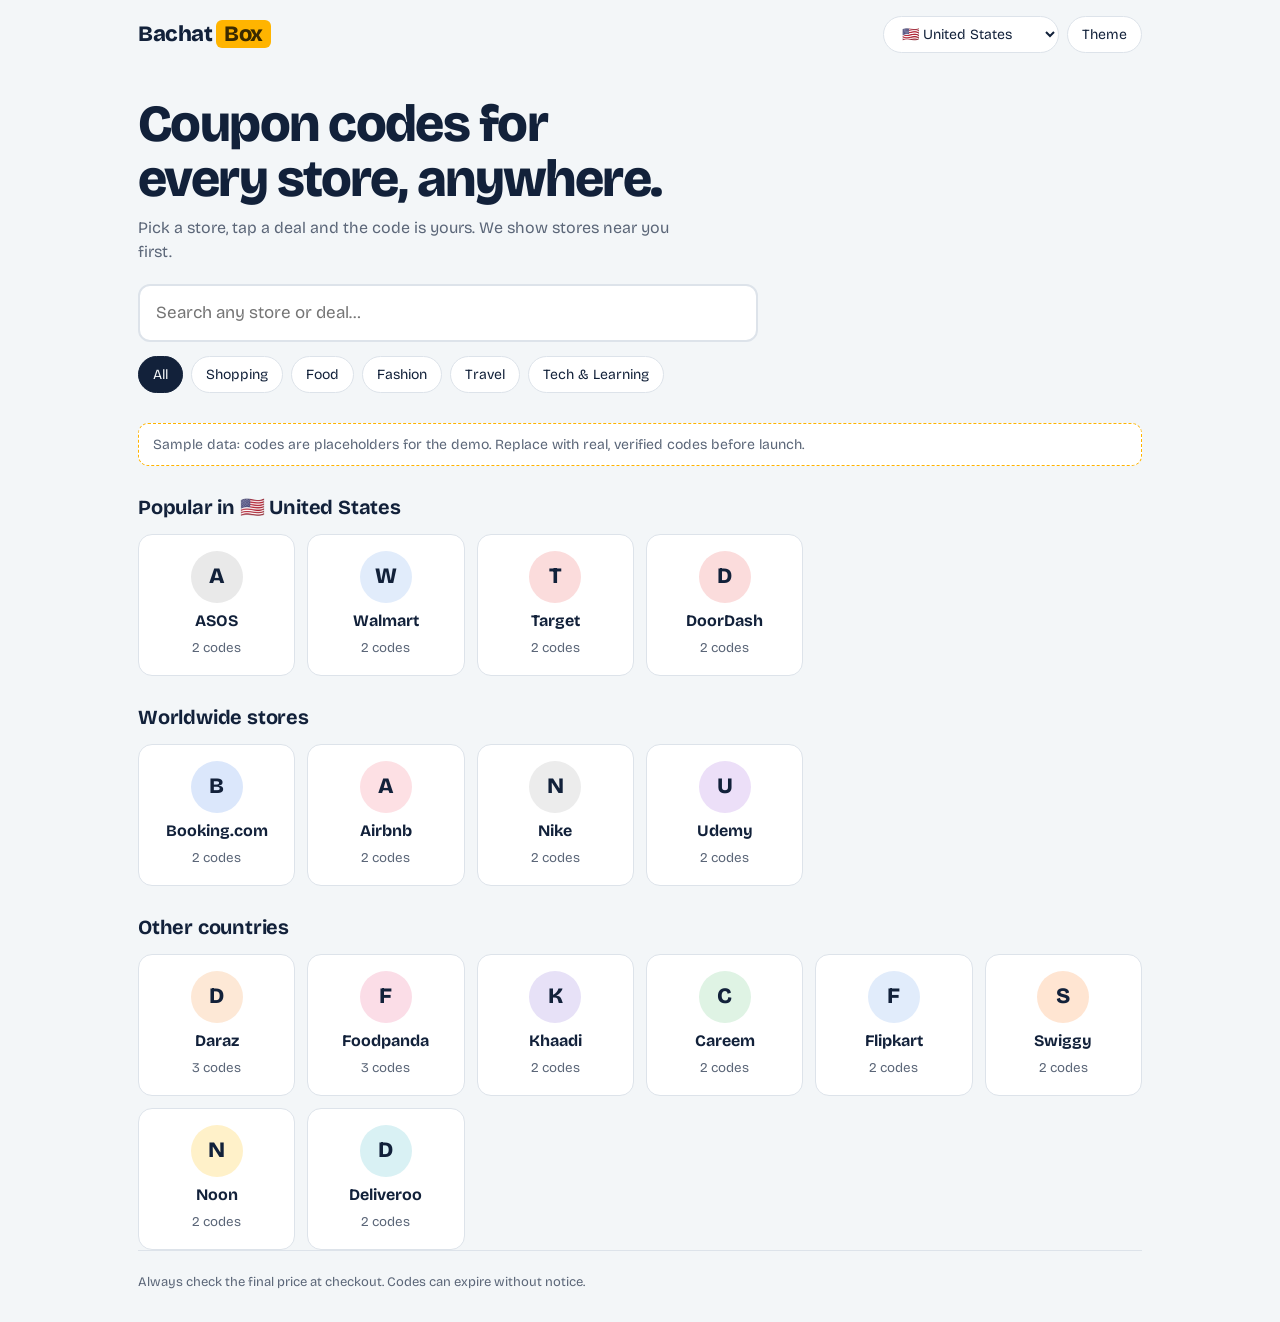
<file: public/assets/aistudio/Bachat_Box___Coupon_codes_worldwide_15e8bb09.html>
<!DOCTYPE html>
<html lang="en"><head><meta charset="utf-8">
<meta name="viewport" content="width=device-width, initial-scale=1, viewport-fit=cover">
<title>Bachat Box – Coupon codes worldwide</title>
<link rel="stylesheet" href="https://fonts.googleapis.com/css2?family=Bricolage+Grotesque:wght@400;600;800&family=DM+Mono:wght@500&display=swap">
<style>
:root{--bg:#f3f6f8;--card:#fff;--ink:#12213a;--mute:#5b6678;--line:#dde3ea;--brand:#0b7a75;--brand-ink:#fff;--sun:#ffb400;--sun-ink:#3a2a00;--bad:#c2412d;box-sizing:border-box;padding-top:env(safe-area-inset-top,0px);padding-bottom:env(safe-area-inset-bottom,0px)}
@media (prefers-color-scheme:dark){:root:not([data-theme="light"]){--bg:#0e1522;--card:#17202f;--ink:#eaf0f7;--mute:#9aa7ba;--line:#273247;--brand:#2bb5ad;--brand-ink:#06201e;--sun:#ffc533;--bad:#ff8a73;color-scheme:dark}}
:root[data-theme="dark"]{--bg:#0e1522;--card:#17202f;--ink:#eaf0f7;--mute:#9aa7ba;--line:#273247;--brand:#2bb5ad;--brand-ink:#06201e;--sun:#ffc533;--bad:#ff8a73;color-scheme:dark}
html{scroll-padding-top:env(safe-area-inset-top,0px)}*{box-sizing:border-box}
body{margin:0;background:var(--bg);color:var(--ink);font-family:"Bricolage Grotesque",system-ui,-apple-system,"Segoe UI",sans-serif;line-height:1.5}
.wrap{max-width:1040px;margin:0 auto;padding:0 18px}
header.top{display:flex;align-items:center;justify-content:space-between;padding:16px 0;gap:8px}
.logo{font-weight:800;font-size:22px;letter-spacing:-.02em;color:inherit;text-decoration:none}
.logo span{background:var(--sun);color:var(--sun-ink);padding:1px 8px;border-radius:6px;margin-left:4px}
.tools{display:flex;gap:8px}
.ghost,select.ghost{background:var(--card);border:1px solid var(--line);color:var(--ink);border-radius:999px;padding:7px 14px;font:inherit;font-size:14px;cursor:pointer}
a:focus-visible,button:focus-visible,select:focus-visible,input:focus-visible{outline:3px solid var(--sun);outline-offset:2px}
.hero{padding:28px 0 18px}
h1{font-size:clamp(30px,6vw,52px);line-height:1.05;letter-spacing:-.03em;margin:0 0 10px;font-weight:800;max-width:16ch}
.hero p{margin:0 0 20px;color:var(--mute);max-width:54ch}
.search{position:relative;max-width:620px}
.search input{width:100%;font:inherit;font-size:17px;padding:14px 16px;border-radius:12px;border:2px solid var(--line);background:var(--card);color:var(--ink)}
h2.sec{font-size:20px;margin:26px 0 12px;letter-spacing:-.01em}
.chips{display:flex;gap:8px;overflow-x:auto;padding:14px 0 4px;scrollbar-width:none}
.chip{flex:none;border:1px solid var(--line);background:var(--card);color:var(--ink);border-radius:999px;padding:7px 14px;font:inherit;font-size:14px;cursor:pointer}
.chip[aria-pressed="true"]{background:var(--ink);color:var(--bg);border-color:var(--ink)}
.stores{display:grid;gap:12px;grid-template-columns:repeat(auto-fill,minmax(150px,1fr))}
.store-card{display:flex;flex-direction:column;align-items:center;gap:6px;padding:16px 10px;text-align:center;background:var(--card);border:1px solid var(--line);border-radius:14px;color:inherit;text-decoration:none}
.store-card:hover{border-color:var(--brand)}
.store-card b{font-size:16px}.store-card small{color:var(--mute)}
.logoc{width:52px;height:52px;border-radius:50%;display:grid;place-items:center;font-weight:800;font-size:22px;color:#12213a}
.note{background:var(--card);border:1px dashed var(--sun);border-radius:10px;padding:10px 14px;font-size:14px;color:var(--mute);margin:8px 0}
.back{display:inline-block;margin:6px 0 14px;color:var(--brand);font-weight:600;text-decoration:none}
.shead{display:flex;gap:16px;align-items:center;margin-bottom:6px}
.shead .logoc{width:72px;height:72px;font-size:32px}
.shead h1{font-size:clamp(26px,5vw,40px);margin:0}
.shead p{margin:2px 0 0;color:var(--mute)}
.list{display:grid;gap:14px;padding-bottom:40px}
.ticket{display:flex;background:var(--card);border-radius:14px;border:1px solid var(--line);overflow:hidden}
.stub{width:112px;flex:none;display:flex;align-items:center;justify-content:center;padding:12px 8px;text-align:center;border-right:2px dashed var(--line);background:var(--tint);color:#12213a}
.stub b{font-size:24px;line-height:1.1;letter-spacing:-.02em}
.main{flex:1;min-width:0;padding:14px 16px;display:flex;flex-direction:column;gap:6px}
.main h3{margin:0;font-size:18px;line-height:1.25}
.meta{font-size:13px;color:var(--mute)}.soon{color:var(--bad);font-weight:600}.ok{color:var(--brand);font-weight:600}
.actions{display:flex;gap:10px;align-items:center;padding-top:6px;flex-wrap:wrap}
.reveal{display:flex;border-radius:10px;overflow:hidden;border:2px solid var(--brand);min-width:200px;cursor:pointer;background:var(--card);font:inherit;padding:0;color:inherit}
.reveal .code{font-family:"DM Mono",ui-monospace,Menlo,monospace;letter-spacing:.06em;padding:9px 12px;flex:1;text-align:center}
.reveal .cta{background:var(--brand);color:var(--brand-ink);font-weight:600;padding:9px 14px;font-size:14px;white-space:nowrap}
.reveal[data-open="false"] .code{filter:blur(5px);user-select:none}
.reveal[data-open="false"] .cta::after{content:"Show code"}
.reveal[data-open="true"] .cta::after{content:"Copy"}
.reveal[data-copied="true"] .cta{background:var(--sun);color:var(--sun-ink)}
.reveal[data-copied="true"] .cta::after{content:"Copied"}
.votes{display:flex;gap:6px;font-size:13px;color:var(--mute);align-items:center}
.votes button{border:1px solid var(--line);background:none;color:var(--ink);border-radius:8px;padding:4px 9px;font:inherit;font-size:13px;cursor:pointer}
.votes button[aria-pressed="true"]{border-color:var(--brand);color:var(--brand);font-weight:600}
.empty{text-align:center;padding:40px 10px;color:var(--mute)}
footer{border-top:1px solid var(--line);padding:22px 0 30px;color:var(--mute);font-size:13px}
@media (max-width:520px){.stub{width:86px}.stub b{font-size:19px}.reveal{min-width:0;width:100%}}
</style></head><body>
<div class="wrap">
<header class="top"><a class="logo" href="#">Bachat<span>Box</span></a>
<div class="tools"><select class="ghost" id="country" aria-label="Your country"></select><button class="ghost" id="themeBtn" aria-label="Switch light or dark theme">Theme</button></div></header>
<div id="app"></div>
<footer>Always check the final price at checkout. Codes can expire without notice.</footer>
</div>
<script>
var CN={PK:"Pakistan",IN:"India",AE:"UAE",SA:"Saudi Arabia",GB:"United Kingdom",US:"United States",CA:"Canada",AU:"Australia",DE:"Germany",BD:"Bangladesh"};
var TZ={"Asia/Karachi":"PK","Asia/Kolkata":"IN","Asia/Calcutta":"IN","Asia/Dubai":"AE","Asia/Riyadh":"SA","Europe/London":"GB","America/Toronto":"CA","America/Vancouver":"CA","Europe/Berlin":"DE","Asia/Dhaka":"BD"};
var CATS=["All","Shopping","Food","Fashion","Travel","Tech & Learning"];
var DAY=864e5,now=Date.now();
// store: id,name,cat,countries,tint,about,deals[title,code,days,used,badge]
function S(id,name,cat,c,tint,about,d){return{id:id,name:name,cat:cat,c:c,tint:tint,about:about,deals:d.map(function(x,i){return{id:id+i,title:x[0],code:x[1],days:x[2],used:x[3],badge:x[4],yes:Math.round(x[3]/9),no:Math.round(x[3]/70)}})}}
var ALL=["ALL"];
var STORES=[
S("daraz","Daraz","Shopping",["PK","BD"],"#fde8d6","Online marketplace for fashion, electronics and home.",[["Rs. 150 off your first wallet top-up","WALLET150",12,1840,"Rs 150"],["15% off home appliances","HOME15",7,1210,"15%"],["Free delivery on orders above Rs. 2,000","FREESHIP",20,860,"Free"]]),
S("foodpanda","Foodpanda","Food",["PK","BD"],"#fbdde7","Food and grocery delivery.",[["30% off your first two orders","NEWPANDA30",5,2310,"30%"],["Rs. 200 off orders above Rs. 1,500","PANDA200",14,990,"Rs 200"],["Free delivery on weekends","WKND",3,640,"Free"]]),
S("khaadi","Khaadi","Fashion",["PK"],"#e7e1f7","Lawn, unstitched and ready-to-wear.",[["20% off lawn and unstitched","LAWN20",21,960,"20%"],["Extra 10% on sale items","SALE10",9,520,"10%"]]),
S("careem","Careem","Travel",["PK","AE","SA"],"#dff3e4","Rides, food and payments.",[["Rs. 300 off your next two rides","RIDE300",2,1420,"Rs 300"],["25% off your first Careem Food order","CFOOD25",10,780,"25%"]]),
S("flipkart","Flipkart","Shopping",["IN"],"#e1ecfb","India's marketplace for mobiles and fashion.",[["₹200 off on orders above ₹1,500","FLIP200",8,2100,"₹200"],["10% off with partner cards","CARD10",15,1330,"10%"]]),
S("swiggy","Swiggy","Food",["IN"],"#ffe5d2","Food delivery and Instamart.",[["50% off up to ₹100 on first order","SWIG50",6,3010,"50%"],["Free delivery above ₹199","FREEDEL",18,1500,"Free"]]),
S("noon","Noon","Shopping",["AE","SA"],"#fff1c9","Shopping across the Gulf.",[["AED 50 off orders above AED 300","NOON50",11,1750,"AED 50"],["15% off beauty and fragrance","GLOW15",4,980,"15%"]]),
S("asos","ASOS","Fashion",["GB","US","DE","AU"],"#e9e9e9","Fashion for every day.",[["20% off full-price items","ASOS20",7,2800,"20%"],["Free next-day delivery over £40","NEXTDAY",25,1200,"Free"]]),
S("deliveroo","Deliveroo","Food",["GB","AE","AU"],"#d9f1f4","Restaurant delivery.",[["£8 off your first order","DELI8",9,1900,"£8"],["Free delivery for 7 days","FREE7",5,870,"Free"]]),
S("walmart","Walmart","Shopping",["US","CA"],"#e1ecfb","Everyday low prices.",[["$10 off first delivery order","WMT10",13,3300,"$10"],["Free shipping over $35","SHIP35",30,2250,"Free"]]),
S("target","Target","Shopping",["US"],"#fbdcdc","Home, clothing and groceries.",[["20% off your first Target Circle order","CIRCLE20",10,2600,"20%"],["$15 off $75 in home decor","HOME15",6,1100,"$15"]]),
S("doordash","DoorDash","Food",["US","CA","AU"],"#fbdcdc","Food delivery.",[["$0 delivery on your first order","DASH0",8,3400,"Free"],["25% off orders above $25","DASH25",3,1350,"25%"]]),
S("booking","Booking.com","Travel",ALL,"#dbe7fb","Hotels and stays worldwide.",[["10% off your next stay","STAY10",30,5200,"10%"],["Extra 5% for app bookings","APP5",14,2100,"5%"]]),
S("airbnb","Airbnb","Travel",ALL,"#fde0e4","Homes and experiences.",[["$30 off your first booking","FIRST30",20,4100,"$30"],["10% off a stay of 7+ nights","WEEK10",12,1450,"10%"]]),
S("nike","Nike","Fashion",ALL,"#ececec","Shoes and sportswear.",[["20% off your first order","NIKE20",16,6100,"20%"],["Free shipping for members","MEMBER",40,3900,"Free"]]),
S("udemy","Udemy","Tech & Learning",ALL,"#ecdff8","Online courses.",[["Courses from $9.99 this week","LEARN10",4,4800,"$9.99"],["Extra 15% on bundles","BUNDLE15",9,1050,"15%"]])
];
var cc=null,cat="All",q="",mine={};
try{mine=JSON.parse(localStorage.getItem("bb-v")||"{}");cc=localStorage.getItem("bb-c")}catch(e){}
function detect(){var tz="";try{tz=Intl.DateTimeFormat().resolvedOptions().timeZone||""}catch(e){}
 if(TZ[tz])return TZ[tz];
 var m=(navigator.language||"").split("-")[1];if(m&&CN[m.toUpperCase()])return m.toUpperCase();
 if(tz.indexOf("America/")===0)return"US";if(tz.indexOf("Australia/")===0)return"AU";if(tz.indexOf("Europe/")===0)return"GB";return"US"}
if(!cc||!CN[cc])cc=detect();
function flag(c){return String.fromCodePoint.apply(null,c.split("").map(function(x){return 127397+x.charCodeAt(0)}))}
function esc(s){return String(s).replace(/[&<>"]/g,function(c){return{"&":"&amp;","<":"&lt;",">":"&gt;",'"':"&quot;"}[c]})}
var $=function(s){return document.querySelector(s)};
function local(s){return s.c[0]==="ALL"||s.c.indexOf(cc)>-1}
function card(s){return '<a class="store-card" href="#store-'+s.id+'"><div class="logoc" style="background:'+s.tint+'">'+esc(s.name[0])+'</div><b>'+esc(s.name)+'</b><small>'+s.deals.length+' codes</small></a>'}
function home(){
 var t=q.toLowerCase(),inCat=function(s){return cat==="All"||s.cat===cat};
 var hits=STORES.filter(function(s){return inCat(s)&&(!t||(s.name+" "+s.about+" "+s.deals.map(function(d){return d.title}).join(" ")).toLowerCase().indexOf(t)>-1)});
 var loc=hits.filter(function(s){return s.c[0]!=="ALL"&&s.c.indexOf(cc)>-1}),gl=hits.filter(function(s){return s.c[0]==="ALL"}),oth=hits.filter(function(s){return loc.indexOf(s)<0&&gl.indexOf(s)<0});
 var h='<section class="hero"><h1>Coupon codes for every store, anywhere.</h1><p>Pick a store, tap a deal and the code is yours. We show stores near you first.</p><div class="search"><input id="q" type="search" value="'+esc(q)+'" placeholder="Search any store or deal…" aria-label="Search stores or deals"></div><div class="chips">'+CATS.map(function(c){return'<button class="chip" aria-pressed="'+(c===cat)+'" data-c="'+esc(c)+'">'+esc(c)+'</button>'}).join("")+'</div></section><div class="note">Sample data: codes are placeholders for the demo. Replace with real, verified codes before launch.</div>';
 if(!hits.length)return h+'<div class="empty">No store matches “'+esc(q)+'”. Try a different name or category.</div>';
 if(loc.length)h+='<h2 class="sec">Popular in '+flag(cc)+' '+CN[cc]+'</h2><div class="stores">'+loc.map(card).join("")+'</div>';
 if(gl.length)h+='<h2 class="sec">Worldwide stores</h2><div class="stores">'+gl.map(card).join("")+'</div>';
 if(oth.length)h+='<h2 class="sec">Other countries</h2><div class="stores">'+oth.map(card).join("")+'</div>';
 return h}
function ticket(d,tint){var v=mine[d.id],p=Math.round(100*d.yes/Math.max(1,d.yes+d.no));
 var w=d.days<=3?'<span class="soon">Ends in '+d.days+(d.days===1?" day":" days")+'</span>':"Expires "+new Date(now+d.days*DAY).toLocaleDateString("en-GB",{day:"numeric",month:"short"});
 return '<article class="ticket"><div class="stub" style="--tint:'+tint+'"><b>'+esc(d.badge)+'<br>off</b></div><div class="main"><h3>'+esc(d.title)+'</h3><div class="meta"><span class="ok">Verified</span> · '+w+' · '+d.used.toLocaleString()+' used · '+p+'% say it works</div><div class="actions"><button class="reveal" data-open="false" aria-label="Show code"><span class="code">'+esc(d.code)+'</span><span class="cta"></span></button><div class="votes">Worked?<button data-v="yes" data-id="'+d.id+'" aria-pressed="'+(v==="yes")+'">Yes</button><button data-v="no" data-id="'+d.id+'" aria-pressed="'+(v==="no")+'">No</button></div></div></div></article>'}
function storePage(s){
 var ds=s.deals.slice().sort(function(a,b){return b.used-a.used});
 return '<a class="back" href="#">← All stores</a><div class="shead"><div class="logoc" style="background:'+s.tint+'">'+esc(s.name[0])+'</div><div><h1>'+esc(s.name)+' coupon codes</h1><p>'+esc(s.about)+' '+ds.length+' working codes · '+(s.c[0]==="ALL"?"Worldwide":s.c.map(function(c){return CN[c]}).join(", "))+'</p></div></div><div class="note">Sample data for the demo.</div><div class="list">'+ds.map(function(d){return ticket(d,s.tint)}).join("")+'</div>'}
function render(){
 var m=location.hash.match(/^#store-([a-z0-9-]+)$/),s=m&&STORES.filter(function(x){return x.id===m[1]})[0];
 $("#app").innerHTML=s?storePage(s):home();
 document.title=s?s.name+" coupon codes – Bachat Box":"Bachat Box – Coupon codes worldwide";
 if(!s&&q){var i=$("#q");i.focus();i.setSelectionRange(q.length,q.length)}
 if(s)window.scrollTo(0,0)}
$("#country").innerHTML=Object.keys(CN).map(function(c){return'<option value="'+c+'"'+(c===cc?" selected":"")+'>'+flag(c)+' '+CN[c]+'</option>'}).join("");
$("#country").onchange=function(e){cc=e.target.value;try{localStorage.setItem("bb-c",cc)}catch(x){}render()};
$("#app").addEventListener("input",function(e){if(e.target.id==="q"){q=e.target.value;render()}});
$("#app").addEventListener("click",function(e){
 var c=e.target.closest(".chip");if(c){cat=c.dataset.c;render();return}
 var r=e.target.closest(".reveal");
 if(r){if(r.dataset.open==="false"){r.dataset.open="true";r.setAttribute("aria-label","Copy code");return}
  var t=r.querySelector(".code").textContent,done=function(){r.dataset.copied="true";setTimeout(function(){r.dataset.copied="false"},1600)};
  try{navigator.clipboard.writeText(t).then(done,done)}catch(x){done()}return}
 var v=e.target.closest("[data-v]");
 if(v){var id=v.dataset.id;if(mine[id]===v.dataset.v)delete mine[id];else mine[id]=v.dataset.v;try{localStorage.setItem("bb-v",JSON.stringify(mine))}catch(x){}
  var y=window.scrollY;render();window.scrollTo(0,y)}});
$("#themeBtn").onclick=function(){var r=document.documentElement,d=r.dataset.theme?r.dataset.theme==="dark":matchMedia("(prefers-color-scheme:dark)").matches;r.dataset.theme=d?"light":"dark"};
window.addEventListener("hashchange",render);render();
</script></body></html>
</file>
